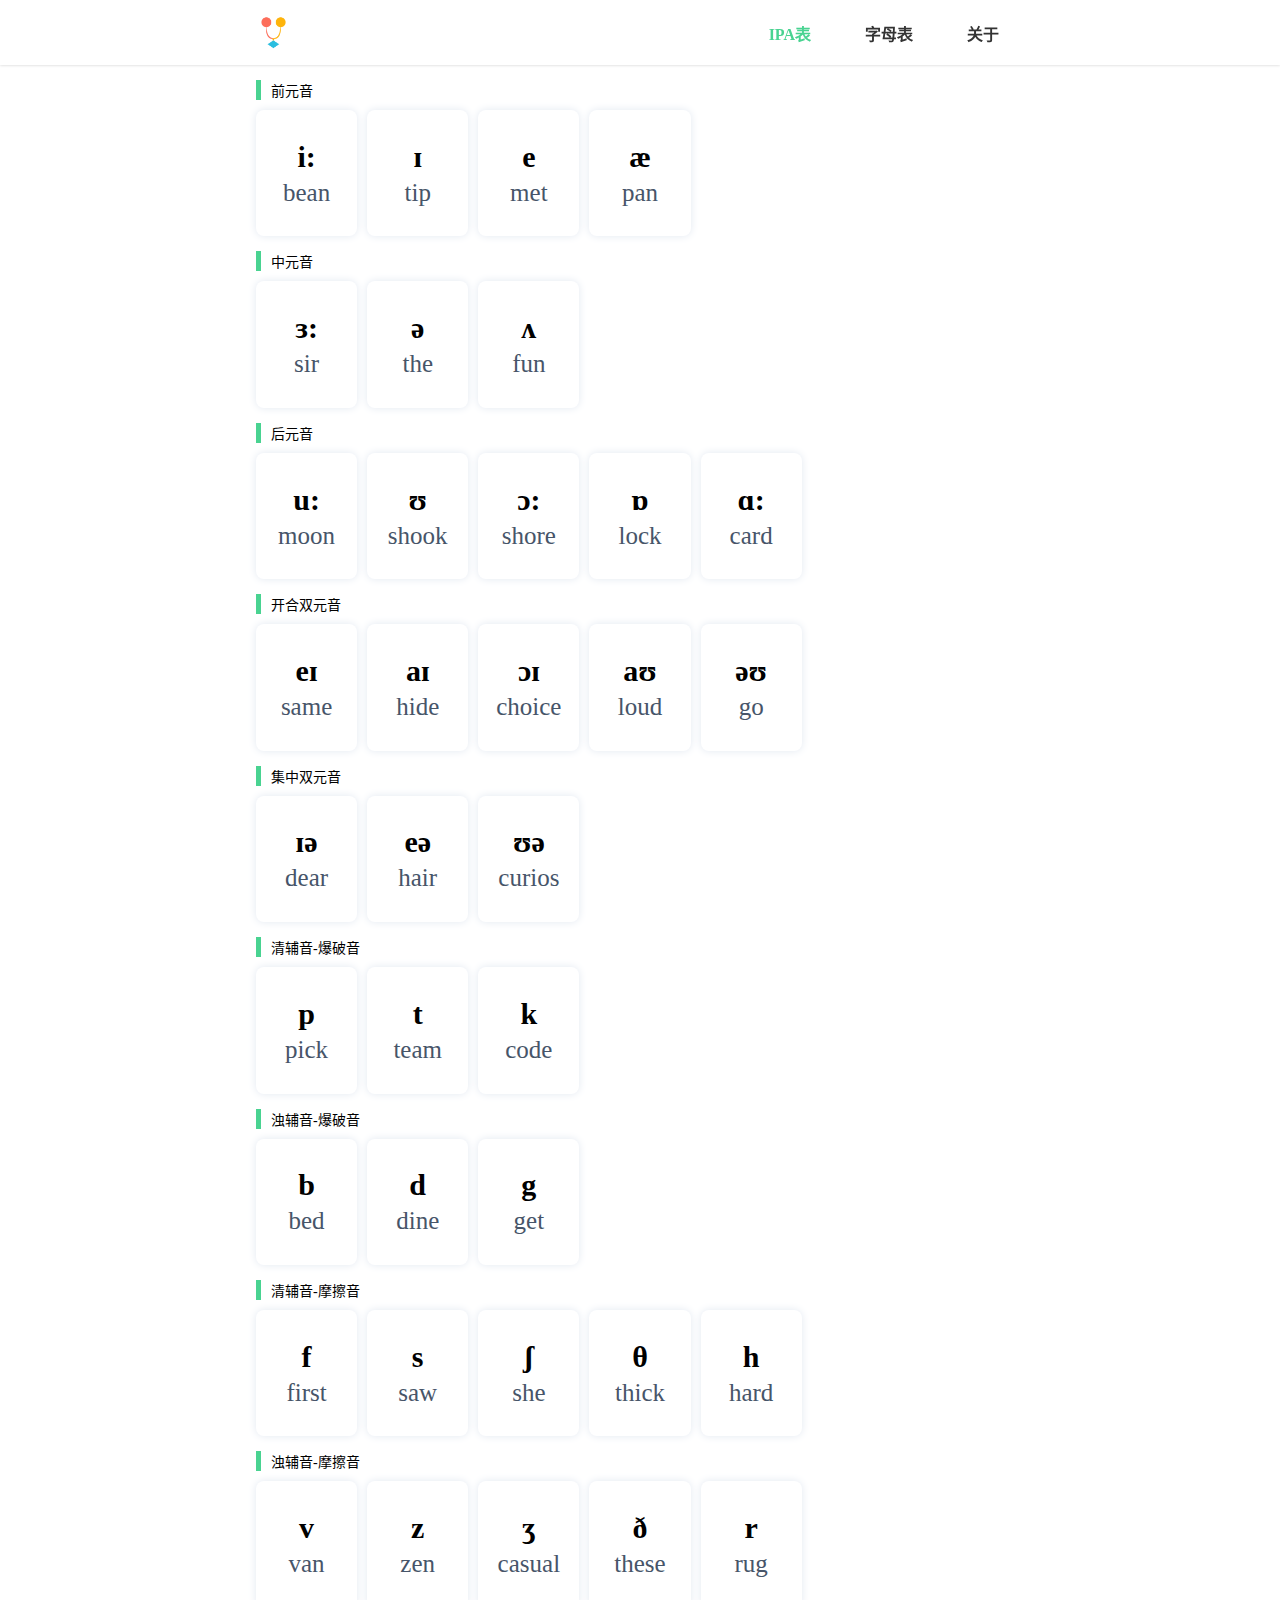
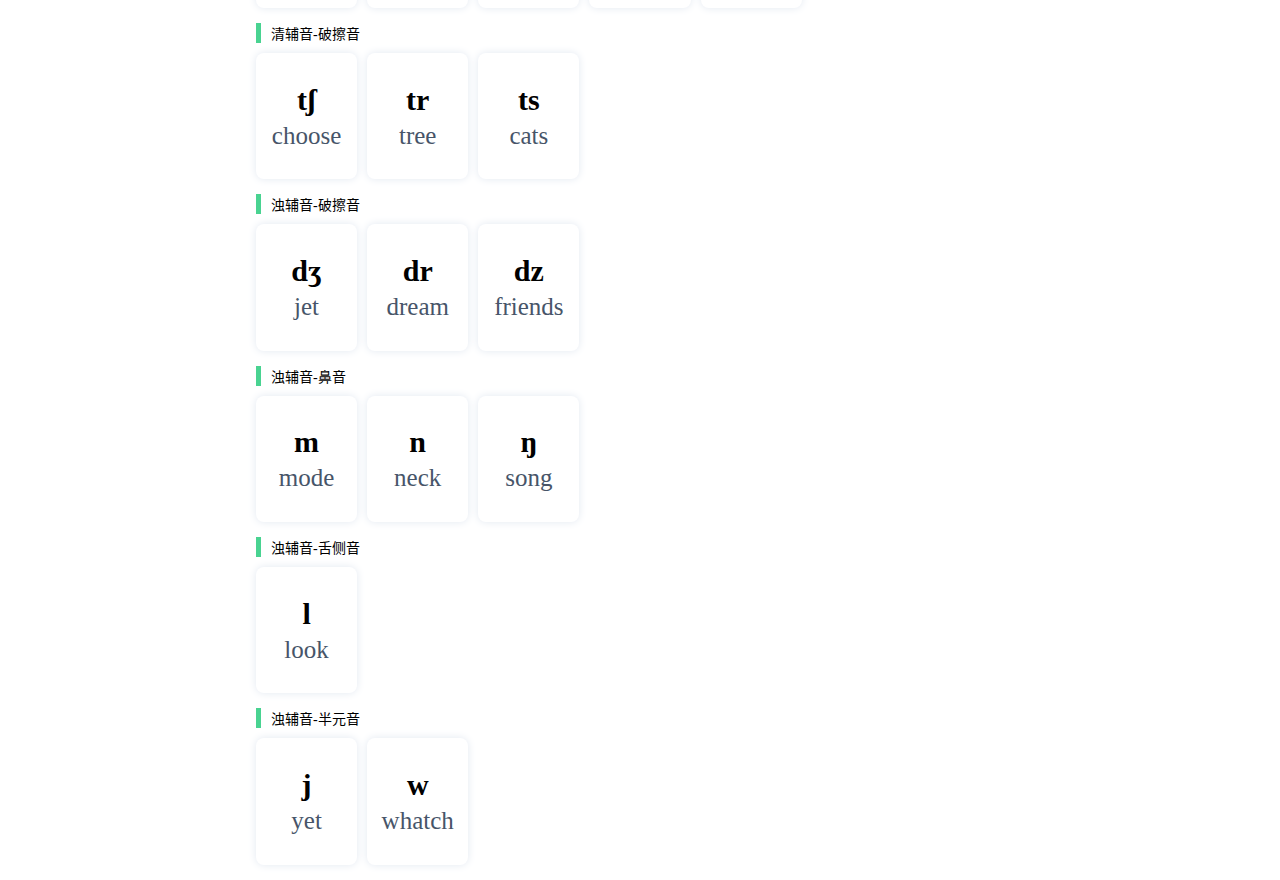
<file: index.html>
<!DOCTYPE html>
<html lang="zh-CN">
  <head>
    <meta charset="UTF-8" />
    <meta name="viewport" content="width=device-width, initial-scale=1.0" />
    <meta
      name="description"
      content="IPA表 - 一个纯享极简版的国际音标(IPA)和KK音标交互式学习工具，支持离线使用，无需安装，直接点击音标即可听其发音。"
    />
    <meta name="keywords" content="IPA音标, KK音标, 英语发音, 音标学习, 交互式工具, 离线工具" />
    <meta name="theme-color" content="#49d391" />
    <meta name="color-scheme" content="light" />
    <meta name="author" content="George" />

    <!-- Open Graph Meta Tags for Social Sharing -->
    <meta property="og:title" content="IPA表 - 交互式语音字母工具" />
    <meta property="og:description" content="一个纯享极简版的国际音标(IPA)和KK音标交互式学习工具，支持离线使用。" />
    <meta property="og:type" content="website" />
    <meta property="og:url" content="https://ipa.jiangyahan.com/index.html" />
    <meta property="og:site_name" content="音标网" />

    <!-- Twitter Card Meta Tags -->
    <meta name="twitter:card" content="summary_large_image" />
    <meta name="twitter:title" content="IPA表 - 交互式语音字母工具" />
    <meta name="twitter:description" content="一个纯享极简版的国际音标(IPA)和KK音标交互式学习工具，支持离线使用。" />
    <meta name="360-site-verification" content="659a59cdf22ebd41ef491532417cde49" />
    <!-- SEO -->
    <meta name="baidu-site-verification" content="codeva-NdVRfBEuZA" />
    <meta name="msvalidate.01" content="AB30D4CB3862B6C86DAC6EF49D710C6A" />

    <link rel="canonical" href="https://ipa.jiangyahan.com/index.html" />
    <link rel="shortcut icon" href="favicon.ico" type="image/x-icon" />
    <link rel="manifest" href="./Manifest.json" />
    <link rel="stylesheet" href="./css/style.css" />
    <link rel="stylesheet" media="(max-width: 768px)" href="./css/media768.css" />
    <link rel="stylesheet" media="(hover: hover)" href="./css/hover.css" />
    <link rel="stylesheet" href="./css/common.css" />
    <link rel="stylesheet" media="(max-width: 768px)" href="./css/common768.css" />
    <script type="module" src="./js/index.js"></script>
    <script type="module" src="./js/common.js"></script>
    <title>IPA表 - 交互式语音字母工具</title>
  </head>
  <body>
    <!-- 顶部导航栏 -->
    <div id="navbar"></div>
    <!-- 主体内容区 -->
    <div class="box">
      <!-- <header>
        <ul>
          <li class="active">元音</li>
          <li>辅音</li>
        </ul>
      </header> -->
      <div class="main-content">
        <!-- #region元音 -->
        <!-- <div class="content">
          <div class="sort">前元音</div>
          <div class="grid">
            <div class="item" data-id="sound_i">
              i:<span>bean</span>
              <div class="play like playing"></div>
            </div>
            <div class="item" data-id="sound_short_i">
              ɪ<span>tip</span>
              <div class="play"></div>
            </div>
            <div class="item" data-id="sound_e">
              e<span>met</span>
              <div class="play"></div>
            </div>
            <div class="item" data-id="sound_æ">
              æ<span>pan</span>
              <div class="play"></div>
            </div>
          </div>
        </div> -->
        <!-- #endregion元音 -->
      </div>
    </div>
  </body>
</html>
</file>
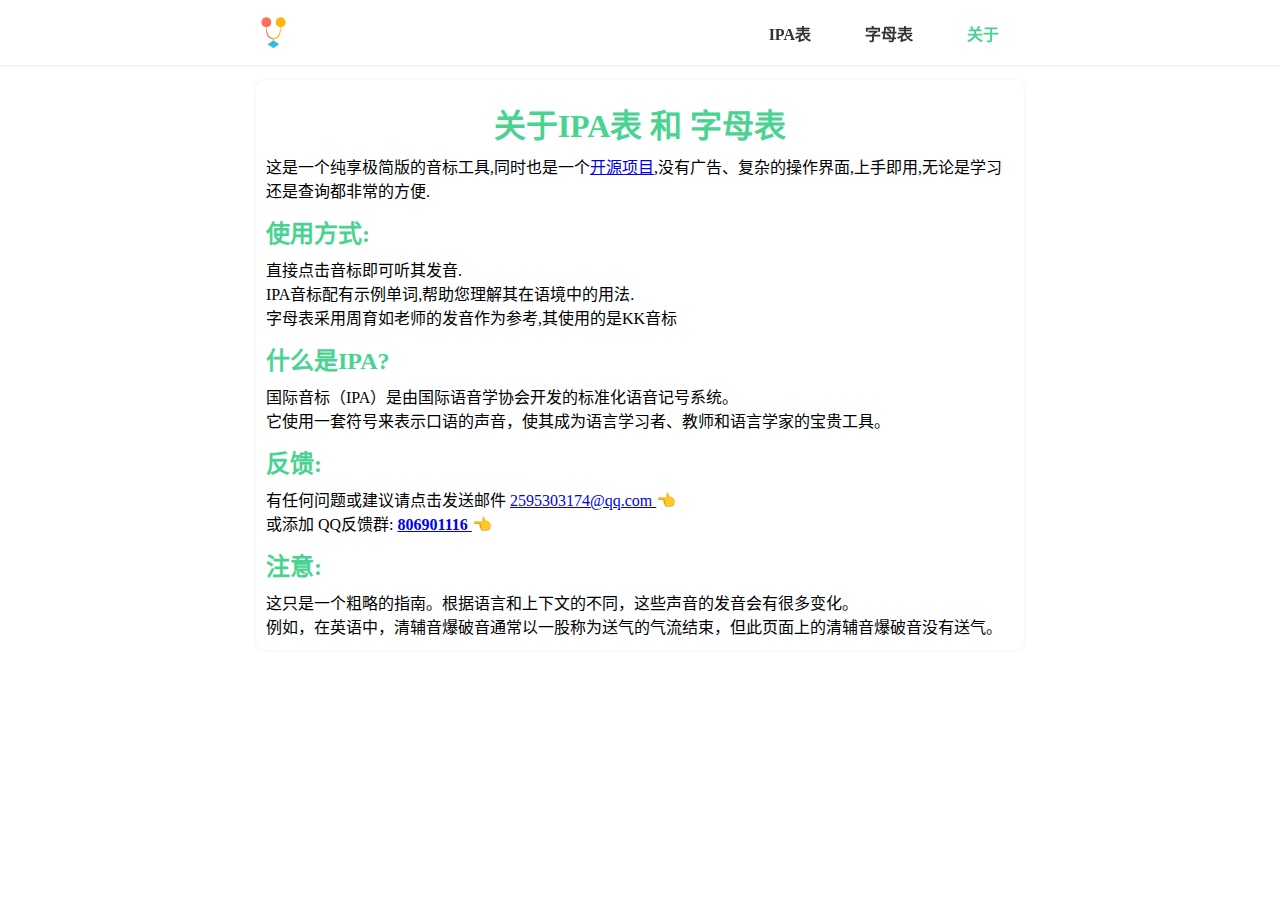
<file: about.html>
<!DOCTYPE html>
<html lang="zh-CN">
  <head>
    <meta charset="UTF-8" />
    <meta name="viewport" content="width=device-width, initial-scale=1.0" />
    <meta name="description" content="关于IPA表和字母表 - 了解这个纯享极简版音标工具的更多信息，包括使用说明、IPA介绍和注意事项。" />
    <meta name="keywords" content="关于, IPA国际音标, KK音标, 音标工具介绍, 语音学, 周育如" />
    <meta name="theme-color" content="#49d391" />
    <meta name="author" content="George" />

    <!-- Open Graph Meta Tags -->
    <meta property="og:title" content="关于 - 交互式语音字母工具" />
    <meta property="og:description" content="了解IPA表和字母表的更多信息，包括使用说明、IPA介绍和注意事项。" />
    <meta property="og:type" content="website" />
    <meta property="og:url" content="https://ipa.jiangyahan.com/about.html" />

    <link rel="canonical" href="https://ipa.jiangyahan.com/about.html" />
    <link rel="shortcut icon" href="favicon.ico" type="image/x-icon" />
    <link rel="manifest" href="./Manifest.json" />
    <link rel="stylesheet" href="./css/about.css" />
    <link rel="stylesheet" href="./css/style.css" />
    <link rel="stylesheet" href="./css/common.css" />
    <link rel="stylesheet" media="(max-width: 768px)" href="./css/media768.css" />
    <link rel="stylesheet" media="(max-width: 768px)" href="./css/about768.css" />
    <link rel="stylesheet" media="(max-width: 768px)" href="./css/common768.css" />
    <script type="module" src="./js/common.js"></script>
    <title>关于 - 交互式语音字母工具</title>
  </head>
  <body>
    <div id="navbar"></div>
    <div class="box">
      <div class="about-content">
        <h1>关于IPA表 和 字母表</h1>
        <p>
          这是一个纯享极简版的音标工具,同时也是一个<a target="_blank" href="https://github.com/georgetime1970/Interactive-IPA">开源项目</a
          >,没有广告、复杂的操作界面,上手即用,无论是学习还是查询都非常的方便.
        </p>
        <h2>使用方式:</h2>
        <p>直接点击音标即可听其发音.</p>
        <p>IPA音标配有示例单词,帮助您理解其在语境中的用法.</p>
        <p>字母表采用周育如老师的发音作为参考,其使用的是KK音标</p>
        <h2>什么是IPA?</h2>
        <p>国际音标（IPA）是由国际语音学协会开发的标准化语音记号系统。</p>
        <p>它使用一套符号来表示口语的声音，使其成为语言学习者、教师和语言学家的宝贵工具。</p>
        <h2>反馈:</h2>
        <p>有任何问题或建议请点击发送邮件&nbsp;<a href="mailto:2595303174@qq.com">2595303174@qq.com&nbsp;</a>👈</p>
        <p></p>
        <p>
          或添加&nbsp;QQ反馈群:&nbsp;<strong><a href="https://qm.qq.com/q/7gYVXSrq7e">806901116&nbsp;</a></strong
          >👈
        </p>
        <h2>注意:</h2>
        <p>这只是一个粗略的指南。根据语言和上下文的不同，这些声音的发音会有很多变化。</p>
        <p>例如，在英语中，清辅音爆破音通常以一股称为送气的气流结束，但此页面上的清辅音爆破音没有送气。</p>
      </div>
    </div>
  </body>
</html>
</file>
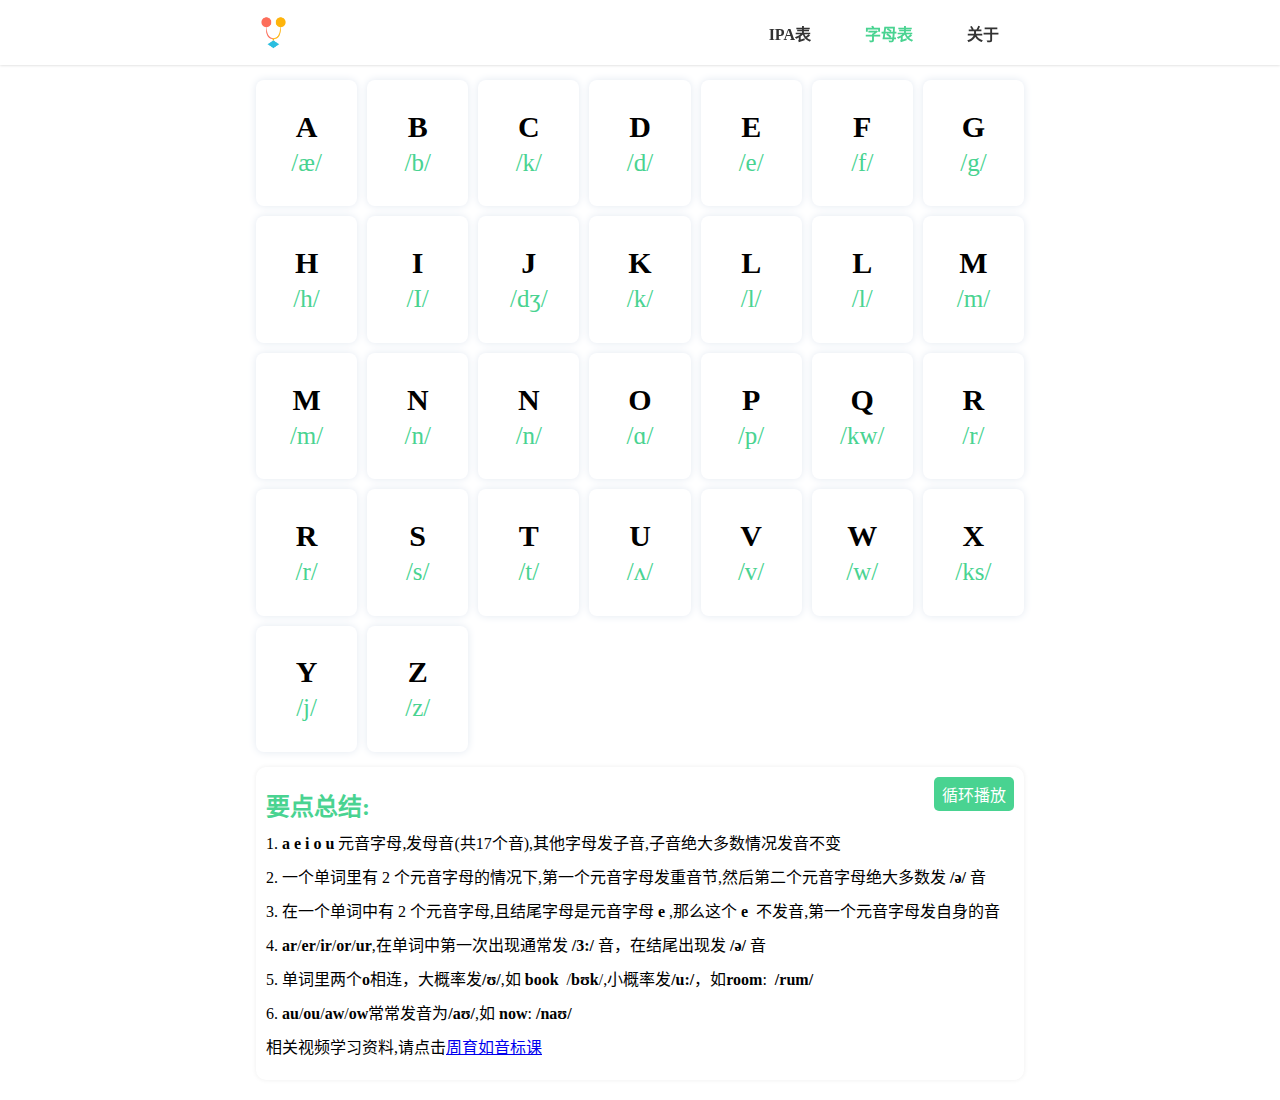
<file: alphabet.html>
<!DOCTYPE html>
<html lang="zh-CN">
  <head>
    <meta charset="UTF-8" />
    <meta name="viewport" content="width=device-width, initial-scale=1.0" />
    <meta name="description" content="字母表 - 采用周育如老师的发音参考，使用KK音标发音法的交互式英文字母学习工具。支持离线使用。" />
    <meta name="keywords" content="字母表, KK音标, 英文字母发音, 字母学习, 交互式工具" />
    <meta name="theme-color" content="#49d391" />
    <meta name="author" content="George" />

    <!-- Open Graph Meta Tags -->
    <meta property="og:title" content="字母表 - 交互式语音字母工具" />
    <meta property="og:description" content="采用周育如老师的发音参考，使用KK音标发音法的交互式英文字母学习工具。" />
    <meta property="og:type" content="website" />
    <meta property="og:url" content="https://example.com/alphabet.html" />
    <meta property="og:image" content="https://example.com/assets/img/screenshot-512.png" />

    <link rel="canonical" href="https://example.com/alphabet.html" />
    <link rel="shortcut icon" href="favicon.ico" type="image/x-icon" />
    <link rel="manifest" href="./Manifest.json" />
    <link rel="stylesheet" href="./css/alphabet.css" />
    <link rel="stylesheet" media="(max-width: 768px)" href="./css/media768.css" />
    <link rel="stylesheet" media="(max-width: 768px)" href="./css/alphabet768.css" />
    <link rel="stylesheet" media="(hover: hover)" href="./css/hover.css" />
    <link rel="stylesheet" href="./css/common.css" />
    <link rel="stylesheet" media="(max-width: 768px)" href="./css/common768.css" />
    <script type="module" src="./js/alphabet.js"></script>
    <script type="module" src="./js/common.js"></script>
    <title>字母表 - 交互式语音字母工具</title>
  </head>
  <body>
    <!-- 顶部导航栏 -->
    <div id="navbar"></div>
    <!-- 字母内容区 -->
    <div class="box">
      <div class="main-content">
        <!-- #region元音 -->
        <!-- <div class="content">
          <div class="sort"></div>
          <div class="grid">
            <div class="item" data-id="sound_i">
              A<span>/eɪ/</span>
              <div class="play like playing"></div>
            </div>
            <div class="item" data-id="sound_short_i">
              ɪ<span>tip</span>
              <div class="play"></div>
            </div>
            <div class="item" data-id="sound_e">
              e<span>met</span>
              <div class="play"></div>
            </div>
            <div class="item" data-id="sound_æ">
              æ<span>pan</span>
              <div class="play"></div>
            </div>
          </div>
        </div> -->
        <!-- #endregion元音 -->
      </div>

      <!-- 说明区 -->

      <div class="about-content">
        <!-- <h1>关于IPA表 和 字母表</h1> -->

        <h2>要点总结:</h2>
        <p>1.&nbsp;<strong>a&nbsp;e&nbsp;i&nbsp;o&nbsp;u</strong>&nbsp;元音字母,发母音(共17个音),其他字母发子音,子音绝大多数情况发音不变</p>
        <p>
          2.&nbsp;一个单词里有&nbsp;2&nbsp;个元音字母的情况下,第一个元音字母发重音节,然后第二个元音字母绝大多数发&nbsp;<strong>/ə/</strong>&nbsp;音
        </p>

        <p>
          3.&nbsp;在一个单词中有&nbsp;2&nbsp;个元音字母,且结尾字母是元音字母&nbsp;<strong>e</strong>&nbsp;,那么这个&nbsp;<strong>e</strong>&nbsp;
          不发音,第一个元音字母发自身的音
        </p>
        <p>
          4.&nbsp;<strong>ar</strong>/<strong>er</strong>/<strong>ir</strong>/<strong>or</strong>/<strong>ur</strong>,在单词中第一次出现通常发&nbsp;<strong>/3:/</strong>&nbsp;音，在结尾出现发&nbsp;<strong>/ə/</strong>&nbsp;音
        </p>
        <p>
          5.&nbsp;单词里两个<strong>o</strong>相连，大概率发<strong>/ʊ/</strong>,如
          <strong>book</strong>&nbsp;&nbsp;/<strong>bʊk</strong>/,小概率发<strong>/u:/</strong>，如<strong>room</strong>:&nbsp;&nbsp;<strong
            >/rum/</strong
          >
        </p>
        <p>
          6.&nbsp;<strong>au</strong>/<strong>ou</strong>/<strong>aw</strong>/<strong>ow</strong>常常发音为<strong>/aʊ/</strong>,如
          <strong>now</strong>:
          <strong>/naʊ/</strong>
        </p>
        <p>
          相关视频学习资料,请点击<a
            target="_blank"
            href="https://search.bilibili.com/all?keyword=%E5%91%A8%E8%82%B2%E5%A6%82%E9%9F%B3%E6%A0%87%E8%AF%BE"
            >周育如音标课</a
          >
        </p>
        <button class="btn">循环播放</button>
      </div>
    </div>
  </body>
</html>
</file>
<file: css/style.css>
* {
  margin: 0;
  padding: 0;
  box-sizing: border-box;
  -webkit-tap-highlight-color: transparent; /* 彻底取消高亮 */
}

.box {
  /* width: 90%; */
  margin: 80px 20% 0px;
}
.main-content {
  margin-bottom: 15px;
}
.box ul {
  list-style: none;
  display: grid;
  grid-template-columns: repeat(auto-fill, minmax(10px, 1fr));
}

.box ul li {
  font-size: 14px;
  font-weight: 500;
  aspect-ratio: 3/1;
  display: flex;
  justify-content: center;
  align-items: center;
  background-color: #f3f3f3;
  border-radius: 30px;
  margin: 10px 10px;
  padding: 5px 10px;
  cursor: pointer;
}

.box ul li:hover {
  background-image: linear-gradient(90deg, #49d391, #34d0aa);
  color: #fff;
}

.box .content {
  margin-top: 15px;
  cursor: pointer;
}

.box .content:first-of-type {
  margin-top: 5px;
}
.box .sort {
  margin: 15px 0 10px;
  padding-left: 10px;
  font-size: 14px;
  font-weight: 500;
  border-left: 5px solid #49d391;
}

.grid {
  display: grid;
  grid-template-columns: repeat(auto-fill, minmax(100px, 1fr));
  gap: 10px;
}
.grid .item {
  aspect-ratio: 4/5;
  /* background-color: orange; */
  border-radius: 5px;
  display: flex;
  flex-direction: column;
  justify-content: center;
  align-items: center;
  border-radius: 8px;
  /* border: 2px solid #e2e8f0; */
  box-shadow: 0 0px 8px #e2e8f0;
  transition: 0.1s;
  font-size: 30px;
  font-weight: bold;
  position: relative;
}

.grid .active {
  outline: 1px solid #49d391;
  background-color: #49d39022;
  /* box-shadow: 0 0px 2px rgba(0, 0, 0, 0.5); */
}

.grid .item span {
  margin-top: 5px;
  font-size: 25px;
  font-weight: normal;
  color: #475569;
}

.grid .item .playing::after {
  content: '';
  position: absolute;
  top: 15px;
  right: 15px;
  width: 4px;
  background: #49d391;
  border-radius: 2px;
  box-shadow: -8px 0 0 #49d391, -16px 0 0 #49d391;
  animation: soundBars 1.2s ease-in-out infinite;
}

@keyframes soundBars {
  0%,
  100% {
    height: 4px;
    transform: translateY(8px);
  }
  25% {
    height: 16px;
    transform: translateY(0);
  }
  50% {
    height: 10px;
    transform: translateY(4px);
  }
  75% {
    height: 20px;
    transform: translateY(-4px);
  }
}

.grid .item .like::before {
  content: var(--like-text, '');
  position: absolute;
  font-size: 15px;
  color: #475569;
  top: 15px;
  left: 15px;
}
</file>
<file: css/media768.css>
.box {
  /* width: 100%; */
  margin: 80px 5% 0px;
}
.grid {
  grid-template-columns: repeat(auto-fill, minmax(50px, 1fr));
}

.grid .item {
  font-size: 20px;
}

.grid .item span {
  font-size: 14px;
}

/* 播放动画 */
.grid .item .playing::after {
  top: 5px;
  right: 8px;
  width: 2px;
  background: #49d391;
  border-radius: 2px;
  box-shadow: -4px 0 0 #49d391, -8px 0 0 #49d391;
  animation: soundBars 1.2s ease-in-out infinite;
}

@keyframes soundBars {
  0%,
  100% {
    height: 2px;
    transform: translateY(8px);
  }
  25% {
    height: 8px;
    transform: translateY(0);
  }
  50% {
    height: 5px;
    transform: translateY(4px);
  }
  75% {
    height: 8px;
    transform: translateY(-4px);
  }
}

.grid .item .like::before {
  content: var(--like-text, '额');
  position: absolute;
  font-size: 10px;
  top: 5px;
  left: 8px;
  color: #475569;
}
</file>
<file: css/hover.css>
.grid .item:hover {
  outline: 1px solid #49d391;
  background-color: #49d39022;
  /* box-shadow: 0 0px 2px rgba(0, 0, 0, 0.5); */
}

.box .about-content .btn:hover {
  transform: scale(1.1);
}
</file>
<file: css/common.css>
/* 电脑顶部导航栏 */
.nav {
  width: 100%;
  height: 65px;
  background-color: #fff;
  box-shadow: 0 0 3px #ccc;
  position: fixed;
  top: 0;
  z-index: 999;
}

.nav .pc {
  height: 65px;
  margin: 0px 20% 0px;
  display: flex;
  justify-content: space-between;
  align-items: center;
}
/* 隐藏手机端 */
.nav .mobile {
  display: none;
}

.nav .logo {
  width: 35px;
  height: 35px;
  background-image: url('/assets/img/will.ico');
  background-size: 35px 35px;
}

.nav a {
  font-size: 16px;
  font-weight: bold;
  color: #333;
  text-decoration: none;
  margin: 10px;
  padding: 5px 15px;
  border-radius: 10px;
}

.nav a:hover {
  background-color: #49d39122;
}
</file>
<file: css/common768.css>
/* 移动端下拉导航栏 */

/* 隐藏电脑,显示手机 */
.nav .pc {
  display: none;
}
.nav .mobile {
  display: block;
}

.nav .mobile .content {
  height: 65px;
  margin: 0px 5% 0px;
  display: flex;
  justify-content: space-between;
  align-items: center;
}

.nav .mobile .menu-btn {
  width: 35px;
  font-size: 26px;
  background: none;
  border: none;
  color: #000;
  cursor: pointer;
  transition: 0.3s;
}
.nav .mobile .menu-btn::after {
  content: '☰';
  display: inline-block;
  transition: inherit;
}
.nav .mobile .menu-btn.active::after {
  content: '✕';
  background: none;
  border: none;
  color: #000;
  cursor: pointer;
  transition: inherit;
  transform: scale(0.9) rotate(180deg);
}

.nav .mobile .title {
  font-size: 16px;
  font-weight: bold;
}

/* 缓动下拉栏 */
.nav .mobile .downBar {
  max-height: 0; /* 初始高度为 0 */
  overflow: hidden; /* 超出部分隐藏 */
  display: flex;
  flex-direction: column;
  background-color: #fff;
  box-shadow: 0 0 3px #ccc;
  /* padding: 0 0; 高度由 max-height 控制
  margin: 0 0; */
  transition: 0.3s;
  opacity: 00.8;
}

.nav .mobile .downBar.active {
  padding: 10px 0;
  max-height: 200px; /* 设置一个大于实际内容的值 */
  opacity: 1;
}

.nav .mobile a {
  font-size: 16px;
  font-weight: bold;
  color: #333;
  /* margin: 5px; */
  padding: 10px 15px;
}

.nav .mobile a:active {
  background-color: #eee;
}
</file>
<file: css/about.css>
.box {
  /* width: 90%; */
  margin: 80px 30% 0px;
}
.box .about-content {
  box-shadow: 0 0 5px #eee;
  padding: 10px;
  margin-bottom: 20px;
  border-radius: 10px;
}
.box .about-content h1 {
  font-size: 32px;
  font-weight: bold;
  color: #49d391;
  margin: 10px 0;
  text-align: center;
}
.box .about-content h2 {
  font-size: 24px;
  font-weight: bold;
  color: #49d391;
  margin: 10px 0;
}
.box .about-content p {
  font-size: 16px;
  line-height: 1.5;
}
</file>
<file: css/about768.css>
.box .about-content h1 {
  font-size: 20px;
}
.box .about-content h2 {
  font-size: 16px;
}
.box .about-content p {
  font-size: 14px;
}
</file>
<file: css/alphabet.css>
* {
  margin: 0;
  padding: 0;
  box-sizing: border-box;
  -webkit-tap-highlight-color: transparent; /* 彻底取消高亮 */
}

.box {
  /* width: 90%; */
  margin: 80px 20% 0px;
}
.main-content {
  margin-bottom: 15px;
}
.box ul {
  list-style: none;
  display: grid;
  grid-template-columns: repeat(2, minmax(10px, 100px));
}

.box ul li {
  font-size: 14px;
  font-weight: 500;
  aspect-ratio: 3/1;
  display: flex;
  justify-content: center;
  align-items: center;
  background-color: #f3f3f3;
  border-radius: 30px;
  margin: 10px 10px;
  padding: 5px 10px;
  cursor: pointer;
}

.box ul li:hover {
  background-image: linear-gradient(90deg, #49d391, #34d0aa);
  color: #fff;
}

.box .content {
  margin-top: 15px;
  cursor: pointer;
}

.box .content:first-of-type {
  margin-top: 5px;
}
.box .sort {
  margin: 15px 0 10px;
  padding-left: 10px;
  font-size: 14px;
  font-weight: 500;
  border-left: 5px solid #49d391;
}

.grid {
  display: grid;
  grid-template-columns: repeat(auto-fill, minmax(100px, 1fr));
  gap: 10px;
}
.grid .item {
  aspect-ratio: 4/5;
  /* background-color: orange; */
  border-radius: 5px;
  display: flex;
  flex-direction: column;
  justify-content: center;
  align-items: center;
  border-radius: 8px;
  /* border: 2px solid #e2e8f0; */
  box-shadow: 0 0px 8px #e2e8f0;
  transition: 0.1s;
  font-size: 30px;
  font-weight: bold;
  position: relative;
}

.grid .active {
  outline: 1px solid #49d391;
  background-color: #49d39022;
  /* box-shadow: 0 0px 2px rgba(0, 0, 0, 0.5); */
}

.grid .item span {
  margin-top: 5px;
  font-size: 25px;
  font-weight: normal;
  color: #49d391;
}

.grid .item .playing::after {
  content: '';
  position: absolute;
  top: 15px;
  right: 15px;
  width: 4px;
  background: #49d391;
  border-radius: 2px;
  box-shadow: -8px 0 0 #49d391, -16px 0 0 #49d391;
  animation: soundBars 1.2s ease-in-out infinite;
}

@keyframes soundBars {
  0%,
  100% {
    height: 4px;
    transform: translateY(8px);
  }
  25% {
    height: 16px;
    transform: translateY(0);
  }
  50% {
    height: 10px;
    transform: translateY(4px);
  }
  75% {
    height: 20px;
    transform: translateY(-4px);
  }
}

.grid .item .like::before {
  content: var(--like-text, '');
  position: absolute;
  font-size: 15px;
  color: #475569;
  top: 15px;
  left: 15px;
}

.box .about-content {
  box-shadow: 0 0 5px #eee;
  padding: 10px;
  margin-bottom: 20px;
  border-radius: 10px;
  position: relative;
}
.box .about-content h1 {
  font-size: 32px;
  font-weight: bold;
  color: #49d391;
  margin: 10px 0;
  text-align: center;
}
.box .about-content h2 {
  font-size: 24px;
  font-weight: bold;
  color: #49d391;
  margin: 10px 0;
}
.box .about-content p {
  font-size: 16px;
  line-height: 1.5;
  margin-bottom: 10px;
}
.box .about-content .btn {
  width: 80px;
  position: absolute;
  top: 10px;
  right: 10px;
  border: 0;
  background-color: #49d391;
  color: #fff;
  font-size: 16px;
  padding: 5px;
  border-radius: 5px;
  transition: 0.2s;
}

/* .box .about-content .btn:active {
  transform: scale(1.1);
} */

.box .about-content .btn.active {
  display: inline-block;
  animation: playing 0.6s infinite;
}

@keyframes playing {
  50% {
    transform: scale(1.1);
  }
  100% {
    transform: scale(1);
  }
}
</file>
<file: css/alphabet768.css>
.box .about-content h1 {
  font-size: 20px;
}
.box .about-content h2 {
  font-size: 18px;
}
.box .about-content p {
  font-size: 15px;
}
</file>
